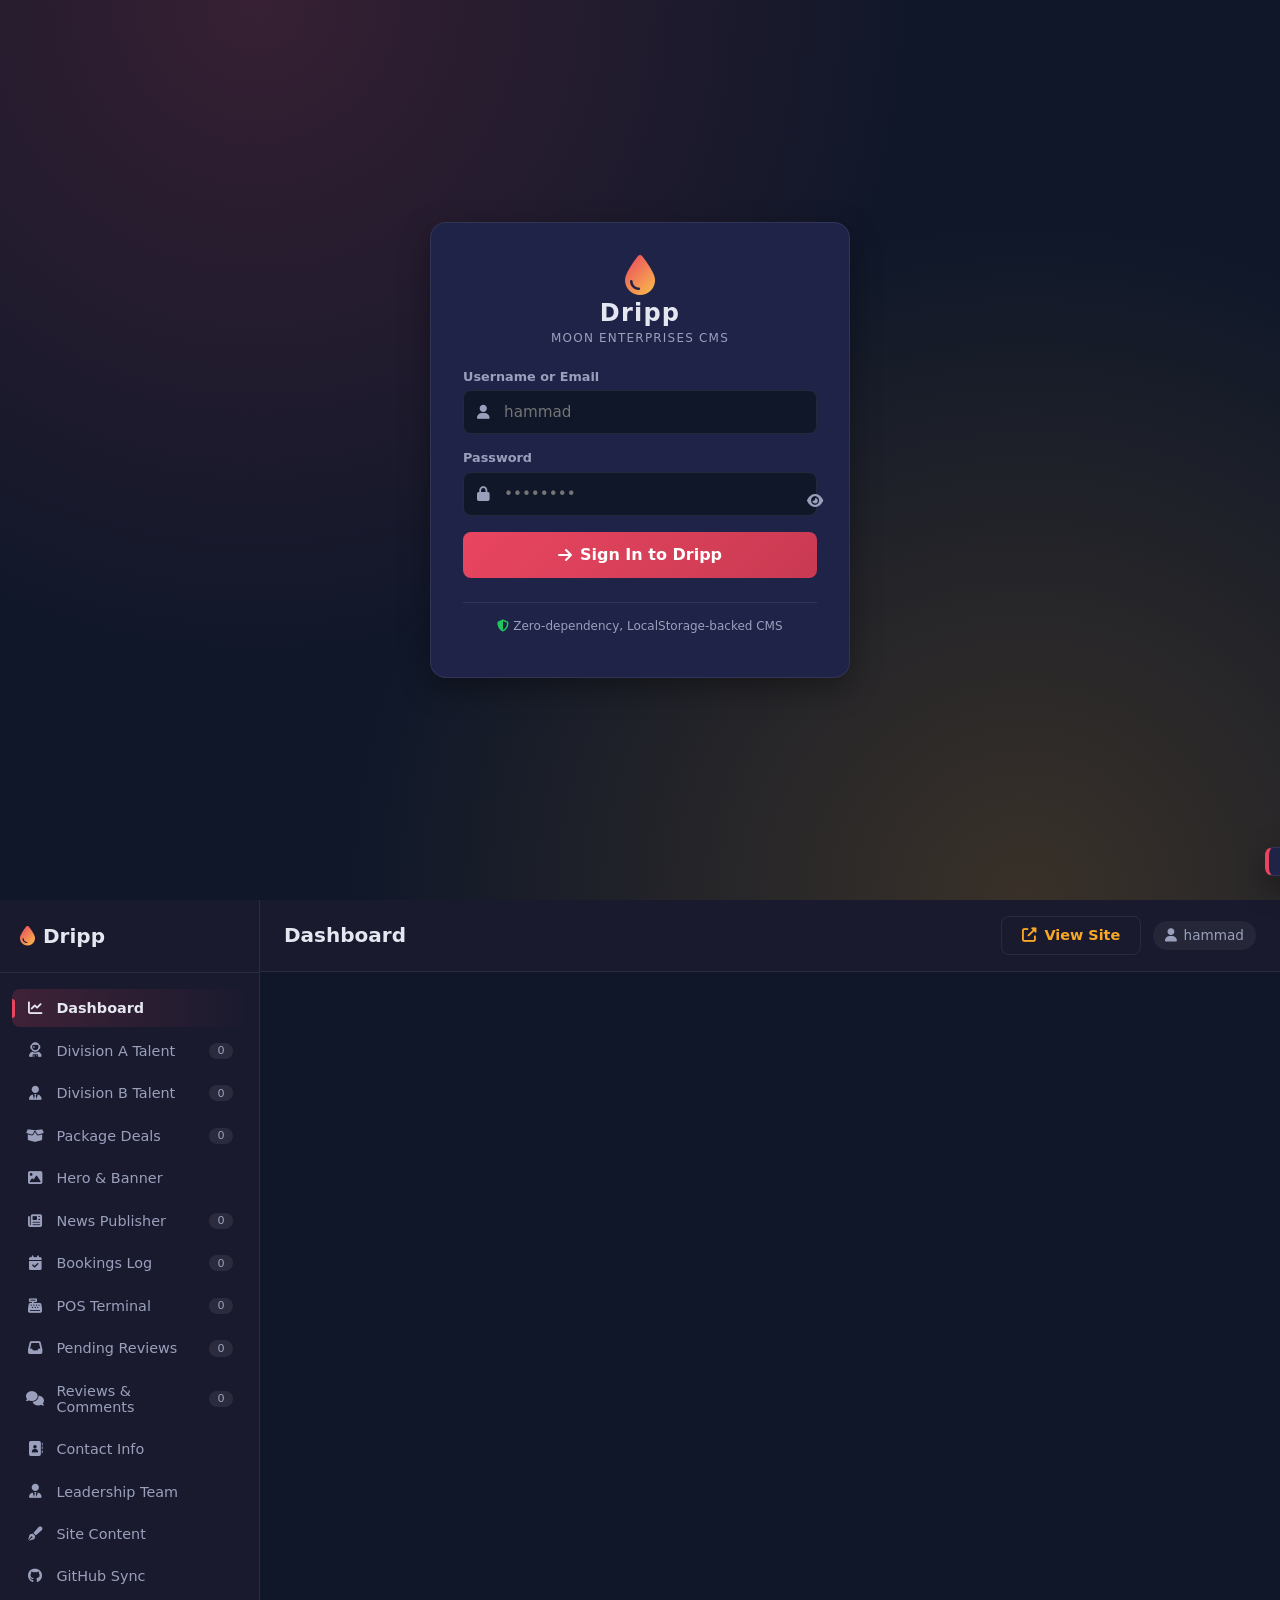
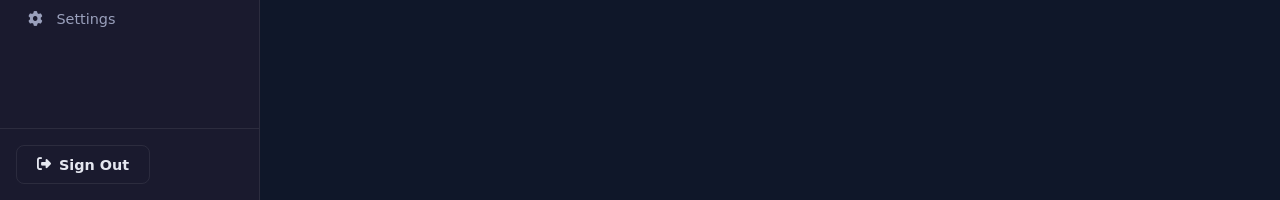
<file: admin.html>
<!DOCTYPE html>
<html lang="en" dir="ltr">
<head>
  <meta charset="UTF-8">
  <meta name="viewport" content="width=device-width, initial-scale=1.0">
  <meta name="robots" content="noindex, nofollow">
  <title>Dripp CMS — Moon Enterprises</title>
  <link rel="icon" type="image/jpeg" href="assets/images/moon manager.jpeg">
  <link rel="stylesheet" href="https://cdnjs.cloudflare.com/ajax/libs/font-awesome/6.5.1/css/all.min.css">
  <link rel="stylesheet" href="admin.css">
</head>
<body class="dripp-body">

  <!-- LOGIN VIEW -->
  <div class="dripp-login" id="loginView">
    <div class="dripp-login-card">
      <div class="dripp-login-brand">
        <i class="fas fa-droplet"></i>
        <span>Dripp</span>
        <small>Moon Enterprises CMS</small>
      </div>
      <form class="dripp-login-form" id="loginForm" novalidate>
        <label class="dripp-field">
          <span>Username or Email</span>
          <div class="dripp-input-wrap">
            <i class="fas fa-user"></i>
            <input type="text" name="user" id="loginUser" required autocomplete="username" placeholder="hammad">
          </div>
        </label>
        <label class="dripp-field">
          <span>Password</span>
          <div class="dripp-input-wrap">
            <i class="fas fa-lock"></i>
            <input type="password" name="pass" id="loginPass" required autocomplete="current-password" placeholder="••••••••">
            <button type="button" class="dripp-eye" id="togglePass" aria-label="Show password">
              <i class="fas fa-eye"></i>
            </button>
          </div>
        </label>
        <button type="submit" class="dripp-btn dripp-btn-primary dripp-btn-block">
          <i class="fas fa-arrow-right"></i> Sign In to Dripp
        </button>
        <p class="dripp-login-error" id="loginError" role="alert"></p>
      </form>
      <p class="dripp-login-foot">
        <i class="fas fa-shield-halved"></i> Zero-dependency, LocalStorage-backed CMS
      </p>
    </div>
  </div>

  <!-- DASHBOARD VIEW -->
  <div class="dripp-app" id="dashboardView" hidden>
    <aside class="dripp-sidebar">
      <div class="dripp-sidebar-brand">
        <i class="fas fa-droplet"></i>
        <span>Dripp</span>
      </div>
      <nav class="dripp-nav">
        <button class="dripp-nav-btn active" data-section="dashboard">
          <i class="fas fa-chart-line"></i><span>Dashboard</span>
        </button>
        <button class="dripp-nav-btn" data-section="talent-a">
          <i class="fas fa-user-astronaut"></i><span>Division A Talent</span>
          <em class="dripp-count" id="countA">0</em>
        </button>
        <button class="dripp-nav-btn" data-section="talent-b">
          <i class="fas fa-user-tie"></i><span>Division B Talent</span>
          <em class="dripp-count" id="countB">0</em>
        </button>
        <button class="dripp-nav-btn" data-section="packages">
          <i class="fas fa-box-open"></i><span>Package Deals</span>
          <em class="dripp-count" id="countP">0</em>
        </button>
        <button class="dripp-nav-btn" data-section="hero">
          <i class="fas fa-image"></i><span>Hero & Banner</span>
        </button>
        <button class="dripp-nav-btn" data-section="news">
          <i class="fas fa-newspaper"></i><span>News Publisher</span>
          <em class="dripp-count" id="countN">0</em>
        </button>
        <button class="dripp-nav-btn" data-section="bookings">
          <i class="fas fa-calendar-check"></i><span>Bookings Log</span>
          <em class="dripp-count" id="countBk">0</em>
        </button>
        <button class="dripp-nav-btn" data-section="pos">
          <i class="fas fa-cash-register"></i><span>POS Terminal</span>
          <em class="dripp-count" id="countSales">0</em>
        </button>
        <button class="dripp-nav-btn" data-section="pending">
          <i class="fas fa-inbox"></i><span>Pending Reviews</span>
          <em class="dripp-count" id="countPending">0</em>
        </button>
        <button class="dripp-nav-btn" data-section="reviews-mgr">
          <i class="fas fa-comments"></i><span>Reviews &amp; Comments</span>
          <em class="dripp-count" id="countRv">0</em>
        </button>
        <button class="dripp-nav-btn" data-section="contact">
          <i class="fas fa-address-book"></i><span>Contact Info</span>
        </button>
        <button class="dripp-nav-btn" data-section="leadership">
          <i class="fas fa-user-tie"></i><span>Leadership Team</span>
        </button>
        <button class="dripp-nav-btn" data-section="site-content">
          <i class="fas fa-pen-fancy"></i><span>Site Content</span>
        </button>
        <button class="dripp-nav-btn" data-section="github-sync">
          <i class="fab fa-github"></i><span>GitHub Sync</span>
        </button>
        <button class="dripp-nav-btn" data-section="settings">
          <i class="fas fa-gear"></i><span>Settings</span>
        </button>
      </nav>
      <div class="dripp-sidebar-foot">
        <button class="dripp-btn dripp-btn-ghost" id="logoutBtn">
          <i class="fas fa-right-from-bracket"></i> Sign Out
        </button>
      </div>
    </aside>

    <main class="dripp-main">
      <header class="dripp-topbar">
        <button class="dripp-mobile-toggle" id="mobileToggle" aria-label="Menu">
          <i class="fas fa-bars"></i>
        </button>
        <h1 class="dripp-page-title" id="pageTitle">Dashboard</h1>
        <div class="dripp-topbar-actions">
          <a href="index.html" target="_blank" class="dripp-btn dripp-btn-ghost">
            <i class="fas fa-up-right-from-square"></i> View Site
          </a>
          <span class="dripp-user-chip">
            <i class="fas fa-user"></i> hammad
          </span>
        </div>
      </header>

      <div class="dripp-content" id="drippContent"></div>
    </main>
  </div>

  <!-- TOAST -->
  <div class="dripp-toast" id="drippToast" role="status" aria-live="polite"></div>

  <script src="admin.js"></script>
</body>
</html>
</file>
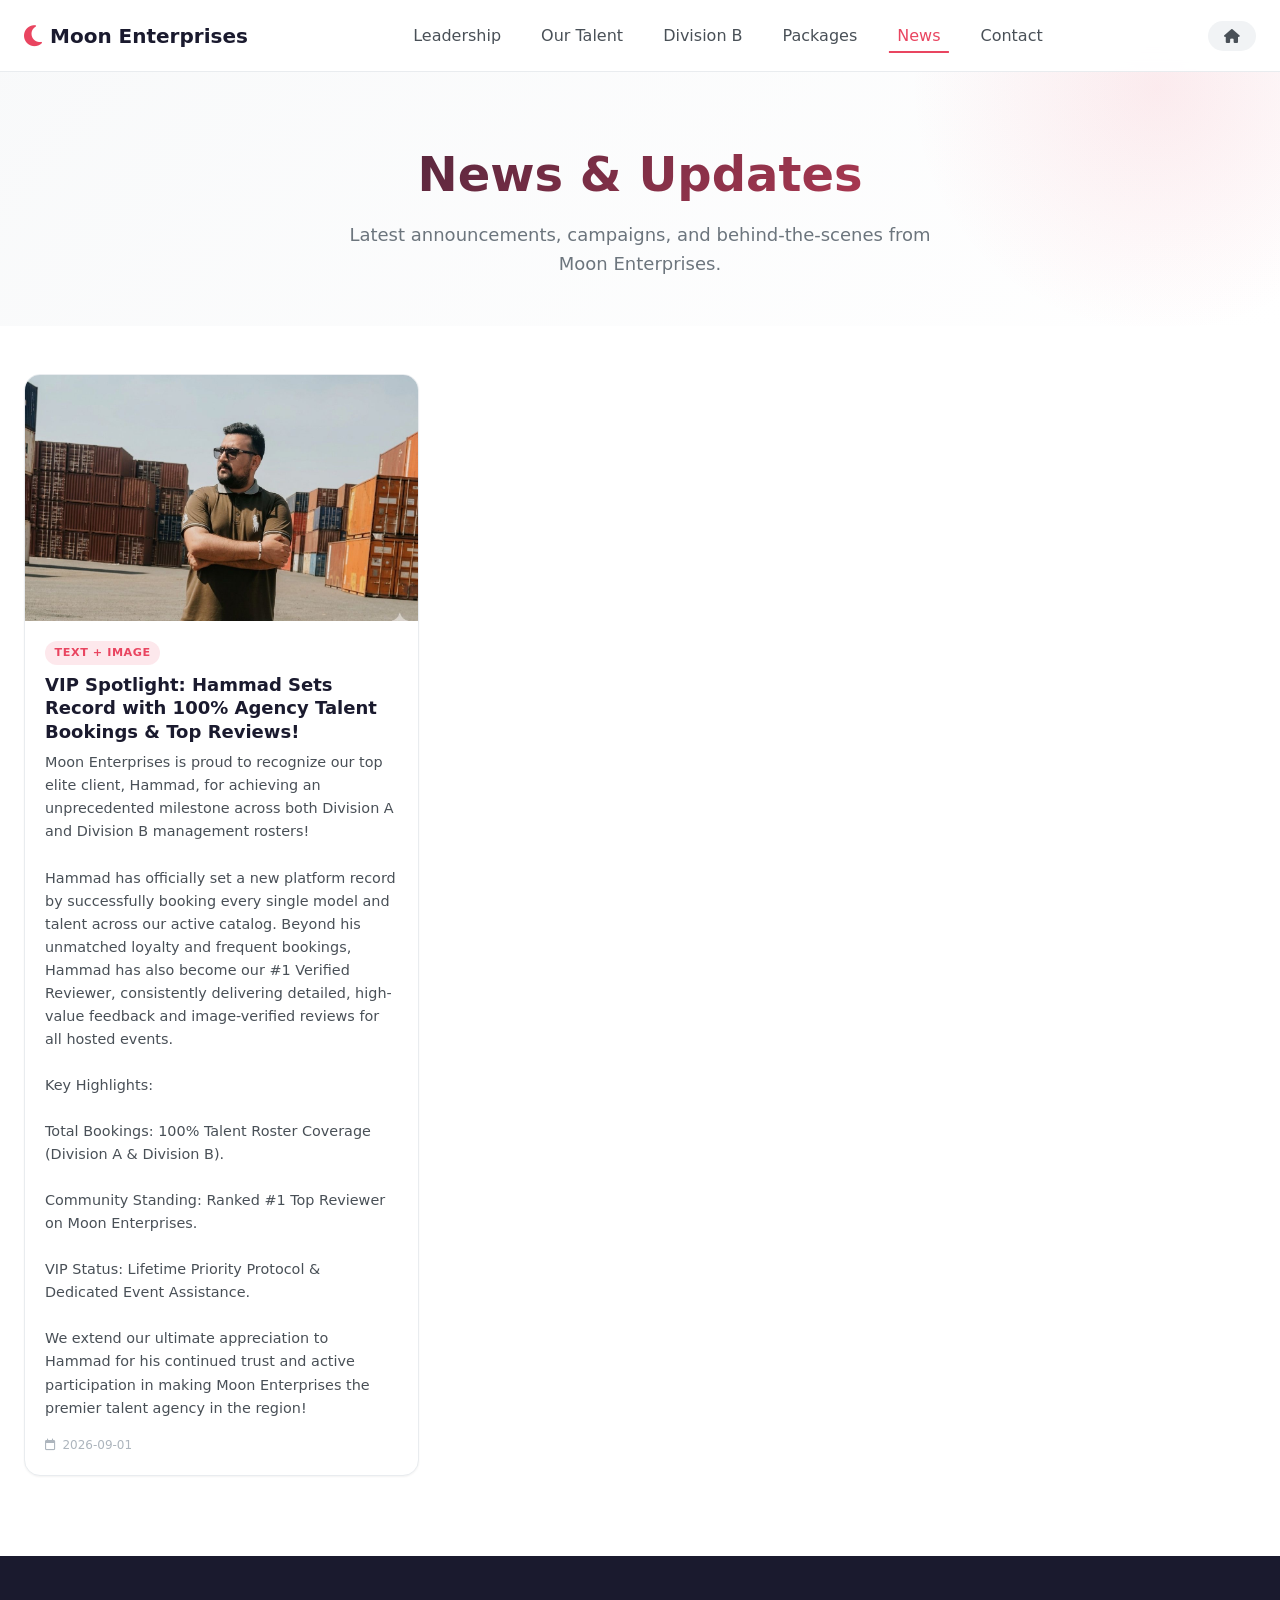
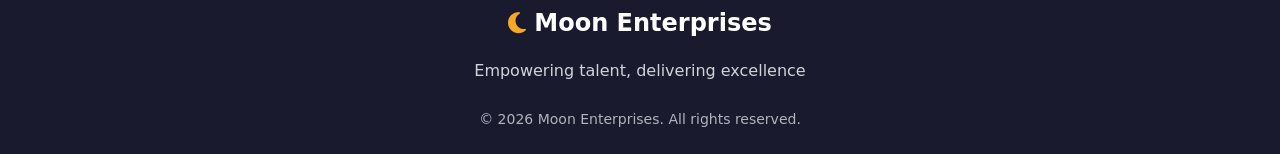
<file: news.html>
<!DOCTYPE html>
<html lang="en" dir="ltr">
<head>
  <meta charset="UTF-8">
  <meta name="viewport" content="width=device-width, initial-scale=1.0">
  <meta name="description" content="Moon Enterprises — News & Updates">
  <title>News & Updates | Moon Enterprises</title>
  <link rel="icon" type="image/jpeg" href="assets/images/moon manager.jpeg">
  <link rel="stylesheet" href="https://cdnjs.cloudflare.com/ajax/libs/font-awesome/6.5.1/css/all.min.css">
  <link rel="stylesheet" href="style.css">
  <link rel="stylesheet" href="news.css">
</head>
<body>
  <header class="header" id="header">
    <div class="container header-content">
      <a href="index.html" class="brand">
        <i class="fas fa-moon brand-icon"></i>
        <span class="brand-name">Moon Enterprises</span>
      </a>
      <nav class="nav" id="nav">
        <ul class="nav-list">
          <li><a href="index.html#leadership" class="nav-link">Leadership</a></li>
          <li><a href="index.html#models" class="nav-link">Our Talent</a></li>
          <li><a href="index.html#division-b" class="nav-link">Division B</a></li>
          <li><a href="index.html#packages" class="nav-link">Packages</a></li>
          <li><a href="news.html" class="nav-link active">News</a></li>
          <li><a href="index.html#contact" class="nav-link">Contact</a></li>
        </ul>
      </nav>
      <div class="header-actions">
        <a href="index.html" class="lang-toggle" aria-label="Home">
          <i class="fas fa-house"></i>
        </a>
      </div>
    </div>
  </header>

  <main>
    <section class="news-hero">
      <div class="container">
        <h1 class="news-hero-title">News &amp; Updates</h1>
        <p class="news-hero-sub">Latest announcements, campaigns, and behind-the-scenes from Moon Enterprises.</p>
      </div>
    </section>

    <section class="news-feed" id="newsFeed">
      <div class="container">
        <div class="news-empty" id="newsEmpty">
          <i class="fas fa-newspaper"></i>
          <h2>No posts yet</h2>
          <p>Our team is preparing fresh stories. Check back soon.</p>
        </div>
        <div class="news-grid" id="newsGrid"></div>
      </div>
    </section>
  </main>

  <footer class="footer">
    <div class="container">
      <div class="footer-content">
        <div class="footer-brand">
          <i class="fas fa-moon"></i>
          <span>Moon Enterprises</span>
        </div>
        <p class="footer-tagline">Empowering talent, delivering excellence</p>
        <p class="footer-copyright">&copy; 2026 Moon Enterprises. All rights reserved.</p>
      </div>
    </div>
  </footer>

  <script src="news.js"></script>
</body>
</html>
</file>
<file: admin.css>
.dripp-body {
  --d-bg: #0f1729;
  --d-bg-2: #1a1a2e;
  --d-panel: #1f2347;
  --d-panel-2: #262a52;
  --d-border: rgba(255, 255, 255, 0.08);
  --d-text: #e5e7f0;
  --d-text-soft: #9aa0bc;
  --d-accent: #e94560;
  --d-accent-2: #f9a826;
  --d-gold: #fbbf4a;
  --d-success: #22c55e;
  --d-danger: #ef4444;
  --d-shadow: 0 10px 30px rgba(0, 0, 0, 0.35);
  --d-radius: 12px;
  --d-radius-sm: 8px;
  font-family: 'Segoe UI', system-ui, -apple-system, sans-serif;
  background: var(--d-bg);
  color: var(--d-text);
  margin: 0;
  min-height: 100vh;
}

.dripp-body * { box-sizing: border-box; }

.dripp-body a { color: var(--d-accent-2); text-decoration: none; }
.dripp-body button { font-family: inherit; cursor: pointer; }

/* LOGIN */
.dripp-login {
  min-height: 100vh;
  display: flex;
  align-items: center;
  justify-content: center;
  padding: 1.5rem;
  background: radial-gradient(circle at 20% 0%, rgba(233, 69, 96, 0.18), transparent 50%),
              radial-gradient(circle at 80% 100%, rgba(249, 168, 38, 0.18), transparent 50%),
              var(--d-bg);
}
.dripp-login-card {
  width: 100%;
  max-width: 420px;
  background: var(--d-panel);
  border: 1px solid var(--d-border);
  border-radius: 16px;
  padding: 2rem;
  box-shadow: var(--d-shadow);
}
.dripp-login-brand {
  text-align: center;
  margin-bottom: 1.5rem;
}
.dripp-login-brand i {
  font-size: 2.5rem;
  color: var(--d-accent);
  background: linear-gradient(135deg, var(--d-accent), var(--d-gold));
  -webkit-background-clip: text;
  -webkit-text-fill-color: transparent;
  background-clip: text;
}
.dripp-login-brand span {
  display: block;
  font-size: 1.5rem;
  font-weight: 800;
  letter-spacing: 0.05em;
  margin-top: 0.25rem;
}
.dripp-login-brand small {
  display: block;
  color: var(--d-text-soft);
  font-size: 0.75rem;
  margin-top: 0.25rem;
  text-transform: uppercase;
  letter-spacing: 0.1em;
}
.dripp-field {
  display: block;
  margin-bottom: 1rem;
}
.dripp-field > span {
  display: block;
  font-size: 0.8rem;
  color: var(--d-text-soft);
  font-weight: 600;
  margin-bottom: 0.4rem;
}
.dripp-input-wrap {
  position: relative;
  display: flex;
  align-items: center;
}
.dripp-input-wrap i {
  position: absolute;
  left: 0.9rem;
  color: var(--d-text-soft);
  font-size: 0.9rem;
}
.dripp-input-wrap input,
.dripp-input-wrap textarea,
.dripp-input-wrap select {
  width: 100%;
  padding: 0.75rem 1rem 0.75rem 2.5rem;
  background: var(--d-bg);
  border: 1px solid var(--d-border);
  border-radius: var(--d-radius-sm);
  color: var(--d-text);
  font-size: 0.95rem;
  font-family: inherit;
  transition: border-color 0.2s;
}
.dripp-input-wrap input:focus,
.dripp-input-wrap textarea:focus,
.dripp-input-wrap select:focus {
  outline: none;
  border-color: var(--d-accent);
}
.dripp-input-wrap textarea { min-height: 90px; resize: vertical; }
.dripp-input-wrap select { padding-left: 1rem; cursor: pointer; }
.dripp-eye {
  position: absolute;
  right: 0.5rem;
  background: transparent;
  border: 0;
  color: var(--d-text-soft);
  padding: 0.5rem;
  border-radius: 6px;
}
.dripp-eye:hover { color: var(--d-text); background: rgba(255, 255, 255, 0.05); }

.dripp-btn {
  display: inline-flex;
  align-items: center;
  justify-content: center;
  gap: 0.5rem;
  padding: 0.65rem 1.25rem;
  border: 1px solid var(--d-border);
  border-radius: var(--d-radius-sm);
  background: var(--d-panel-2);
  color: var(--d-text);
  font-size: 0.9rem;
  font-weight: 600;
  transition: all 0.2s;
}
.dripp-btn:hover { background: rgba(255, 255, 255, 0.06); transform: translateY(-1px); }
.dripp-btn-primary {
  background: linear-gradient(135deg, var(--d-accent), #c93a52);
  border: 0;
  color: #fff;
}
.dripp-btn-primary:hover { box-shadow: 0 8px 18px rgba(233, 69, 96, 0.35); }
.dripp-btn-gold {
  background: linear-gradient(135deg, var(--d-accent-2), #d68a14);
  border: 0;
  color: var(--d-bg);
}
.dripp-btn-danger {
  background: rgba(239, 68, 68, 0.15);
  border-color: rgba(239, 68, 68, 0.4);
  color: #fca5a5;
}
.dripp-btn-danger:hover { background: rgba(239, 68, 68, 0.25); }
.dripp-btn-ghost {
  background: transparent;
  border-color: var(--d-border);
}
.dripp-btn-block { width: 100%; padding: 0.85rem; font-size: 1rem; }
.dripp-btn-sm { padding: 0.4rem 0.75rem; font-size: 0.8rem; }
.dripp-btn:disabled { opacity: 0.5; cursor: not-allowed; }

.dripp-login-error {
  margin-top: 1rem;
  padding: 0.6rem 0.8rem;
  background: rgba(239, 68, 68, 0.12);
  border: 1px solid rgba(239, 68, 68, 0.35);
  border-radius: var(--d-radius-sm);
  color: #fca5a5;
  font-size: 0.85rem;
  display: none;
}
.dripp-login-error.visible { display: block; }
.dripp-login-foot {
  margin-top: 1.5rem;
  padding-top: 1rem;
  border-top: 1px solid var(--d-border);
  text-align: center;
  font-size: 0.75rem;
  color: var(--d-text-soft);
}
.dripp-login-foot i { color: var(--d-success); }

/* DASHBOARD LAYOUT */
.dripp-app {
  display: grid;
  grid-template-columns: 260px 1fr;
  min-height: 100vh;
}
.dripp-sidebar {
  background: var(--d-bg-2);
  border-right: 1px solid var(--d-border);
  display: flex;
  flex-direction: column;
  position: sticky;
  top: 0;
  height: 100vh;
  overflow-y: auto;
}
.dripp-sidebar-brand {
  display: flex;
  align-items: center;
  gap: 0.5rem;
  padding: 1.5rem 1.25rem;
  font-size: 1.25rem;
  font-weight: 800;
  border-bottom: 1px solid var(--d-border);
}
.dripp-sidebar-brand i {
  color: var(--d-accent);
  background: linear-gradient(135deg, var(--d-accent), var(--d-gold));
  -webkit-background-clip: text;
  -webkit-text-fill-color: transparent;
  background-clip: text;
}
.dripp-nav {
  flex: 1;
  padding: 1rem 0.75rem;
  display: flex;
  flex-direction: column;
  gap: 0.25rem;
}
.dripp-nav-btn {
  display: flex;
  align-items: center;
  gap: 0.75rem;
  padding: 0.7rem 0.9rem;
  background: transparent;
  border: 0;
  border-radius: var(--d-radius-sm);
  color: var(--d-text-soft);
  font-size: 0.9rem;
  font-weight: 500;
  text-align: left;
  transition: all 0.15s;
  position: relative;
}
.dripp-nav-btn i { width: 18px; text-align: center; }
.dripp-nav-btn span { flex: 1; }
.dripp-nav-btn:hover { background: rgba(255, 255, 255, 0.05); color: var(--d-text); }
.dripp-nav-btn.active {
  background: linear-gradient(90deg, rgba(233, 69, 96, 0.18), transparent);
  color: var(--d-text);
  font-weight: 600;
}
.dripp-nav-btn.active::before {
  content: '';
  position: absolute;
  left: 0;
  top: 25%;
  bottom: 25%;
  width: 3px;
  background: var(--d-accent);
  border-radius: 0 3px 3px 0;
}
.dripp-count {
  font-style: normal;
  font-size: 0.7rem;
  background: rgba(255, 255, 255, 0.08);
  padding: 0.1rem 0.5rem;
  border-radius: 10px;
  color: var(--d-text-soft);
}
.dripp-nav-btn.active .dripp-count { background: var(--d-accent); color: #fff; }
.dripp-sidebar-foot {
  padding: 1rem;
  border-top: 1px solid var(--d-border);
}

.dripp-main {
  display: flex;
  flex-direction: column;
  min-width: 0;
}
.dripp-topbar {
  display: flex;
  align-items: center;
  gap: 1rem;
  padding: 1rem 1.5rem;
  background: var(--d-bg-2);
  border-bottom: 1px solid var(--d-border);
  position: sticky;
  top: 0;
  z-index: 10;
}
.dripp-mobile-toggle {
  display: none;
  background: transparent;
  border: 0;
  color: var(--d-text);
  font-size: 1.25rem;
  padding: 0.5rem;
}
.dripp-page-title {
  font-size: 1.25rem;
  font-weight: 700;
  margin: 0;
  flex: 1;
}
.dripp-topbar-actions {
  display: flex;
  align-items: center;
  gap: 0.75rem;
}
.dripp-user-chip {
  display: inline-flex;
  align-items: center;
  gap: 0.4rem;
  padding: 0.4rem 0.75rem;
  background: rgba(255, 255, 255, 0.05);
  border-radius: 20px;
  font-size: 0.85rem;
  color: var(--d-text-soft);
}
.dripp-content {
  padding: 1.5rem;
  flex: 1;
  overflow-y: auto;
}

/* STATS */
.dripp-stats {
  display: grid;
  grid-template-columns: repeat(auto-fit, minmax(220px, 1fr));
  gap: 1rem;
  margin-bottom: 1.5rem;
}
.dripp-stat {
  background: var(--d-panel);
  border: 1px solid var(--d-border);
  border-radius: var(--d-radius);
  padding: 1.25rem;
  display: flex;
  align-items: center;
  gap: 1rem;
  transition: transform 0.2s;
}
.dripp-stat:hover { transform: translateY(-2px); }
.dripp-stat i {
  font-size: 1.5rem;
  width: 48px;
  height: 48px;
  display: flex;
  align-items: center;
  justify-content: center;
  border-radius: 12px;
  background: rgba(233, 69, 96, 0.15);
  color: var(--d-accent);
}
.dripp-stat.gold i { background: rgba(249, 168, 38, 0.15); color: var(--d-gold); }
.dripp-stat.green i { background: rgba(34, 197, 94, 0.15); color: var(--d-success); }
.dripp-stat.blue i { background: rgba(59, 130, 246, 0.15); color: #60a5fa; }
.dripp-stat-value {
  font-size: 1.75rem;
  font-weight: 800;
  line-height: 1;
}
.dripp-stat-label {
  font-size: 0.8rem;
  color: var(--d-text-soft);
  text-transform: uppercase;
  letter-spacing: 0.05em;
  margin-top: 0.25rem;
}

/* CARD / PANEL */
.dripp-panel {
  background: var(--d-panel);
  border: 1px solid var(--d-border);
  border-radius: var(--d-radius);
  padding: 1.5rem;
  margin-bottom: 1.5rem;
}
.dripp-panel-header {
  display: flex;
  align-items: center;
  justify-content: space-between;
  margin-bottom: 1.25rem;
  flex-wrap: wrap;
  gap: 1rem;
}
.dripp-panel-title {
  font-size: 1.05rem;
  font-weight: 700;
  margin: 0;
  display: flex;
  align-items: center;
  gap: 0.5rem;
}
.dripp-panel-title i { color: var(--d-accent); }
.dripp-panel-actions { display: flex; gap: 0.5rem; flex-wrap: wrap; }

/* TABLE */
.dripp-table-wrap { overflow-x: auto; }
.dripp-table {
  width: 100%;
  border-collapse: collapse;
  font-size: 0.9rem;
}
.dripp-table th,
.dripp-table td {
  padding: 0.75rem 0.9rem;
  text-align: left;
  border-bottom: 1px solid var(--d-border);
}
.dripp-table th {
  font-size: 0.75rem;
  text-transform: uppercase;
  letter-spacing: 0.05em;
  color: var(--d-text-soft);
  font-weight: 700;
  background: rgba(255, 255, 255, 0.02);
}
.dripp-table tbody tr:hover { background: rgba(255, 255, 255, 0.03); }
.dripp-table img {
  width: 44px;
  height: 44px;
  border-radius: 50%;
  object-fit: cover;
  background: var(--d-bg-2);
}
.dripp-actions-cell { white-space: nowrap; }
.dripp-actions-cell .dripp-btn { margin-right: 0.25rem; }

.dripp-empty {
  text-align: center;
  padding: 3rem 1rem;
  color: var(--d-text-soft);
}
.dripp-empty i { font-size: 2.5rem; opacity: 0.4; margin-bottom: 0.5rem; }

/* MODAL */
.dripp-modal {
  position: fixed;
  inset: 0;
  background: rgba(0, 0, 0, 0.7);
  backdrop-filter: blur(4px);
  display: none;
  align-items: center;
  justify-content: center;
  z-index: 1000;
  padding: 1rem;
}
.dripp-modal.open { display: flex; }
.dripp-modal-card {
  background: var(--d-panel);
  border: 1px solid var(--d-border);
  border-radius: 16px;
  width: 100%;
  max-width: 720px;
  max-height: 90vh;
  overflow-y: auto;
  box-shadow: var(--d-shadow);
}
.dripp-modal-head {
  display: flex;
  align-items: center;
  justify-content: space-between;
  padding: 1.25rem 1.5rem;
  border-bottom: 1px solid var(--d-border);
  position: sticky;
  top: 0;
  background: var(--d-panel);
}
.dripp-modal-head h2 { margin: 0; font-size: 1.15rem; }
.dripp-modal-close {
  background: transparent;
  border: 0;
  color: var(--d-text-soft);
  font-size: 1.1rem;
  padding: 0.4rem;
  border-radius: 6px;
}
.dripp-modal-close:hover { color: var(--d-text); background: rgba(255, 255, 255, 0.05); }
.dripp-modal-body { padding: 1.5rem; }
.dripp-modal-foot {
  padding: 1rem 1.5rem;
  border-top: 1px solid var(--d-border);
  display: flex;
  gap: 0.5rem;
  justify-content: flex-end;
  position: sticky;
  bottom: 0;
  background: var(--d-panel);
}

/* FORM */
.dripp-form-grid {
  display: grid;
  grid-template-columns: repeat(auto-fit, minmax(220px, 1fr));
  gap: 1rem;
}
.dripp-form-full { grid-column: 1 / -1; }
.dripp-form-actions {
  display: flex;
  gap: 0.5rem;
  justify-content: flex-end;
  margin-top: 1.25rem;
  padding-top: 1.25rem;
  border-top: 1px solid var(--d-border);
}

/* IMAGE UPLOAD */
.dripp-upload {
  border: 2px dashed var(--d-border);
  border-radius: var(--d-radius-sm);
  padding: 1.5rem;
  text-align: center;
  cursor: pointer;
  transition: all 0.2s;
}
.dripp-upload:hover { border-color: var(--d-accent); background: rgba(233, 69, 96, 0.04); }
.dripp-upload i { font-size: 2rem; color: var(--d-text-soft); margin-bottom: 0.5rem; }
.dripp-upload p { margin: 0.25rem 0; color: var(--d-text-soft); font-size: 0.85rem; }
.dripp-upload input { display: none; }
.dripp-upload-preview {
  max-width: 200px;
  max-height: 200px;
  margin: 0.75rem auto 0;
  border-radius: var(--d-radius-sm);
  display: none;
}
.dripp-upload-preview.visible { display: block; }

/* TOAST */
.dripp-toast {
  position: fixed;
  bottom: 1.5rem;
  right: 1.5rem;
  padding: 0.85rem 1.25rem;
  background: var(--d-panel);
  border: 1px solid var(--d-border);
  border-left: 4px solid var(--d-accent);
  border-radius: var(--d-radius-sm);
  color: var(--d-text);
  font-size: 0.9rem;
  font-weight: 500;
  box-shadow: var(--d-shadow);
  transform: translateX(120%);
  transition: transform 0.3s;
  z-index: 2000;
  max-width: 360px;
}
.dripp-toast.visible { transform: translateX(0); }
.dripp-toast.success { border-left-color: var(--d-success); }
.dripp-toast.error { border-left-color: var(--d-danger); }
.dripp-toast.info { border-left-color: var(--d-gold); }

/* BADGES */
.dripp-badge {
  display: inline-block;
  padding: 0.2rem 0.55rem;
  font-size: 0.7rem;
  font-weight: 700;
  text-transform: uppercase;
  letter-spacing: 0.05em;
  border-radius: 4px;
  background: rgba(255, 255, 255, 0.08);
  color: var(--d-text-soft);
}
.dripp-badge.gold { background: rgba(249, 168, 38, 0.18); color: var(--d-gold); }
.dripp-badge.pink { background: rgba(233, 69, 96, 0.18); color: var(--d-accent); }
.dripp-badge.green { background: rgba(34, 197, 94, 0.18); color: var(--d-success); }
.dripp-badge.blue { background: rgba(59, 130, 246, 0.18); color: #60a5fa; }

/* CHECKBOX */
.dripp-check {
  display: inline-flex;
  align-items: center;
  gap: 0.5rem;
  font-size: 0.9rem;
  color: var(--d-text-soft);
  cursor: pointer;
}
.dripp-check input { width: 18px; height: 18px; accent-color: var(--d-accent); }

/* RADIO GROUP */
.dripp-radio-group {
  display: flex;
  flex-wrap: wrap;
  gap: 0.5rem;
  margin-bottom: 1rem;
}
.dripp-radio {
  flex: 1;
  min-width: 120px;
  padding: 0.75rem 1rem;
  background: var(--d-bg);
  border: 1px solid var(--d-border);
  border-radius: var(--d-radius-sm);
  text-align: center;
  cursor: pointer;
  font-size: 0.85rem;
  transition: all 0.15s;
}
.dripp-radio.active {
  background: rgba(233, 69, 96, 0.15);
  border-color: var(--d-accent);
  color: var(--d-text);
}
.dripp-radio i { display: block; font-size: 1.25rem; margin-bottom: 0.25rem; color: var(--d-accent); }

/* Inline form controls */
.dripp-input {
  padding: 0.45rem 0.6rem;
  background: var(--d-bg);
  border: 1px solid var(--d-border);
  border-radius: 6px;
  color: var(--d-text);
  font-size: 0.85rem;
  font-family: inherit;
}
.dripp-input:focus { outline: none; border-color: var(--d-accent); }

.dripp-panel-actions input[type="text"] {
  padding: 0.5rem 0.75rem;
  background: var(--d-bg);
  border: 1px solid var(--d-border);
  border-radius: 6px;
  color: var(--d-text);
  font-size: 0.85rem;
  font-family: inherit;
}
.dripp-panel-actions input[type="text"]:focus { outline: none; border-color: var(--d-accent); }

/* MOBILE */
@media (max-width: 900px) {
  .dripp-app { grid-template-columns: 1fr; }
  .dripp-sidebar {
    position: fixed;
    left: 0;
    top: 0;
    z-index: 100;
    width: 260px;
    transform: translateX(-100%);
    transition: transform 0.3s;
  }
  .dripp-sidebar.open { transform: translateX(0); }
  .dripp-mobile-toggle { display: inline-flex; }
  .dripp-content { padding: 1rem; }
  .dripp-topbar { padding: 0.75rem 1rem; }
  .dripp-user-chip { display: none; }
}

@media (max-width: 600px) {
  .dripp-stats { grid-template-columns: 1fr 1fr; }
  .dripp-stat-value { font-size: 1.35rem; }
  .dripp-form-grid { grid-template-columns: 1fr; }
  .dripp-radio-group { flex-direction: column; }
}

@media (prefers-reduced-motion: reduce) {
  .dripp-body * { transition-duration: 0.01ms !important; }
}

/* === IMAGE LIBRARY GRID === */
.dripp-image-grid {
  display: grid;
  grid-template-columns: repeat(auto-fill, minmax(140px, 1fr));
  gap: 0.75rem;
}
.dripp-image-cell {
  background: var(--d-panel-2);
  border: 1px solid var(--d-border);
  border-radius: 8px;
  padding: 0.5rem;
  cursor: pointer;
  transition: all 0.15s ease;
  display: flex;
  flex-direction: column;
  gap: 0.4rem;
  text-align: center;
}
.dripp-image-cell:hover {
  border-color: var(--d-accent);
  transform: translateY(-2px);
  box-shadow: 0 6px 16px rgba(233, 69, 96, 0.2);
}
.dripp-image-cell img {
  width: 100%;
  height: 90px;
  object-fit: cover;
  border-radius: 4px;
  background: var(--d-bg);
}
.dripp-image-name {
  font-size: 0.7rem;
  color: var(--d-text-soft);
  word-break: break-all;
  line-height: 1.2;
}
.dripp-image-actions {
  display: flex;
  gap: 0.25rem;
  justify-content: center;
}
.dripp-input-xs { padding: 0.2rem 0.3rem; font-size: 0.7rem; }
.dripp-image-cell .dripp-btn { padding: 0.2rem 0.5rem; font-size: 0.7rem; }
</file>
<file: style.css>
:root {
  --color-primary: #1a1a2e;
  --color-primary-light: #16213e;
  --color-accent: #e94560;
  --color-accent-hover: #d63650;
  --color-gold: #f9a826;
  --color-gold-light: #fbbf4a;
  --color-white: #ffffff;
  --color-gray-50: #f8f9fa;
  --color-gray-100: #f1f3f5;
  --color-gray-200: #e9ecef;
  --color-gray-300: #dee2e6;
  --color-gray-400: #ced4da;
  --color-gray-500: #adb5bd;
  --color-gray-600: #6c757d;
  --color-gray-700: #495057;
  --color-gray-800: #343a40;
  --color-gray-900: #212529;
  --color-success: #28a745;
  --color-whatsapp: #25d366;
  --color-whatsapp-hover: #1ebd5a;
  
  --font-primary: 'Segoe UI', system-ui, -apple-system, sans-serif;
  --font-urdu: 'Noto Nastaliq Urdu', 'Noto Sans Arabic', 'Jameel Noori Nastaleeq', 'Awami Nastaliq', system-ui, sans-serif;
  
  --shadow-sm: 0 1px 2px rgba(0, 0, 0, 0.05);
  --shadow-md: 0 4px 6px -1px rgba(0, 0, 0, 0.1), 0 2px 4px -1px rgba(0, 0, 0, 0.06);
  --shadow-lg: 0 10px 15px -3px rgba(0, 0, 0, 0.1), 0 4px 6px -2px rgba(0, 0, 0, 0.05);
  --shadow-xl: 0 20px 25px -5px rgba(0, 0, 0, 0.1), 0 10px 10px -5px rgba(0, 0, 0, 0.04);
  
  --radius-sm: 4px;
  --radius-md: 8px;
  --radius-lg: 12px;
  --radius-xl: 16px;
  --radius-full: 9999px;
  
  --transition-fast: 150ms ease;
  --transition-normal: 250ms ease;
  --transition-slow: 350ms ease;
  
  --container-max: 1280px;
  --header-height: 72px;
}

*, *::before, *::after {
  box-sizing: border-box;
  margin: 0;
  padding: 0;
}

html {
  scroll-behavior: smooth;
  font-size: 16px;
}

html[dir="rtl"] {
  font-family: var(--font-urdu);
}

body {
  font-family: var(--font-primary);
  background-color: var(--color-white);
  color: var(--color-gray-900);
  line-height: 1.6;
  -webkit-font-smoothing: antialiased;
  -moz-osx-font-smoothing: grayscale;
}

img {
  max-width: 100%;
  height: auto;
  display: block;
}

a {
  color: inherit;
  text-decoration: none;
}

ul {
  list-style: none;
}

button {
  font-family: inherit;
  cursor: pointer;
  border: none;
  background: none;
}

.container {
  width: 100%;
  max-width: var(--container-max);
  margin: 0 auto;
  padding: 0 1.5rem;
}

.section-header {
  text-align: center;
  margin-bottom: 3rem;
}

.section-title {
  font-size: clamp(1.75rem, 4vw, 2.5rem);
  font-weight: 700;
  color: var(--color-primary);
  margin-bottom: 0.5rem;
  position: relative;
  display: inline-block;
}

.section-title::after {
  content: '';
  position: absolute;
  bottom: -8px;
  left: 50%;
  transform: translateX(-50%);
  width: 60px;
  height: 3px;
  background: linear-gradient(90deg, var(--color-accent), var(--color-gold));
  border-radius: var(--radius-full);
}

html[dir="rtl"] .section-title::after {
  left: auto;
  right: 50%;
  transform: translateX(50%);
}

.section-subtitle {
  font-size: 1.125rem;
  color: var(--color-gray-600);
  max-width: 600px;
  margin: 0 auto;
}

.btn {
  display: inline-flex;
  align-items: center;
  justify-content: center;
  gap: 0.5rem;
  padding: 0.875rem 2rem;
  font-size: 1rem;
  font-weight: 600;
  border-radius: var(--radius-md);
  transition: all var(--transition-normal);
  white-space: nowrap;
}

.btn-primary {
  background: linear-gradient(135deg, var(--color-accent), var(--color-primary));
  color: var(--color-white);
  box-shadow: var(--shadow-md);
}

.btn-primary:hover {
  transform: translateY(-2px);
  box-shadow: var(--shadow-lg);
}

.btn-whatsapp {
  background: var(--color-whatsapp);
  color: var(--color-white);
  box-shadow: var(--shadow-md);
}

.btn-whatsapp:hover {
  background: var(--color-whatsapp-hover);
  transform: translateY(-2px);
  box-shadow: var(--shadow-lg);
}

.btn-ghost {
  background: var(--color-gray-100);
  color: var(--color-gray-700);
  box-shadow: none;
}

.btn-ghost:hover {
  background: var(--color-gray-200);
  transform: translateY(-2px);
  box-shadow: var(--shadow-sm);
}

.header {
  position: fixed;
  top: 0;
  left: 0;
  right: 0;
  height: var(--header-height);
  background: rgba(255, 255, 255, 0.95);
  backdrop-filter: blur(10px);
  border-bottom: 1px solid var(--color-gray-200);
  z-index: 1000;
  transition: all var(--transition-normal);
}

.header.scrolled {
  box-shadow: var(--shadow-md);
}

.header-content {
  display: flex;
  align-items: center;
  justify-content: space-between;
  height: 100%;
}

.brand {
  display: flex;
  align-items: center;
  gap: 0.5rem;
  font-weight: 700;
  font-size: 1.25rem;
  color: var(--color-primary);
}

.brand-icon {
  font-size: 1.5rem;
  color: var(--color-accent);
}

.nav-list {
  display: flex;
  align-items: center;
  gap: 0.5rem;
}

.nav-link {
  padding: 0.5rem 1rem;
  font-weight: 500;
  color: var(--color-gray-700);
  border-radius: var(--radius-md);
  transition: all var(--transition-fast);
  position: relative;
}

.nav-link::after {
  content: '';
  position: absolute;
  bottom: 0;
  left: 50%;
  width: 0;
  height: 2px;
  background: var(--color-accent);
  transition: all var(--transition-normal);
  transform: translateX(-50%);
}

.nav-link:hover,
.nav-link.active {
  color: var(--color-accent);
}

.nav-link:hover::after,
.nav-link.active::after {
  width: 80%;
}

.header-actions {
  display: flex;
  align-items: center;
  gap: 1rem;
}

.lang-toggle {
  display: flex;
  align-items: center;
  gap: 0.5rem;
  padding: 0.5rem 1rem;
  background: var(--color-gray-100);
  border-radius: var(--radius-full);
  font-weight: 600;
  font-size: 0.875rem;
  color: var(--color-gray-700);
  transition: all var(--transition-fast);
}

.lang-toggle:hover {
  background: var(--color-gray-200);
}

.lang-toggle:focus-visible {
  outline: 2px solid var(--color-accent);
  outline-offset: 2px;
}

.lang-icon {
  font-size: 0.75rem;
  transition: transform var(--transition-normal);
}

.lang-toggle.active .lang-icon {
  transform: rotate(180deg);
}

.mobile-menu-btn {
  display: none;
  padding: 0.5rem;
  border-radius: var(--radius-md);
  color: var(--color-gray-700);
}

.mobile-menu-btn:hover {
  background: var(--color-gray-100);
}

.hero {
  min-height: 100vh;
  display: flex;
  align-items: center;
  justify-content: center;
  padding-top: var(--header-height);
  background: linear-gradient(135deg, var(--color-gray-50) 0%, var(--color-white) 100%);
  position: relative;
  overflow: hidden;
}

.hero-container {
  display: grid;
  grid-template-columns: 1fr 1fr;
  align-items: center;
  gap: 3rem;
  position: relative;
  z-index: 1;
  padding-top: 2rem;
  padding-bottom: 2rem;
}

.hero-content {
  text-align: left;
  position: relative;
  z-index: 1;
  max-width: 600px;
  padding: 0;
  margin: 0;
  animation: none;
}

.hero-image-wrapper {
  position: relative;
  display: flex;
  align-items: center;
  justify-content: center;
}

.hero-image {
  width: 100%;
  max-width: 560px;
  height: auto;
  aspect-ratio: 4 / 5;
  object-fit: cover;
  border-radius: var(--radius-xl);
  border: 3px solid var(--color-accent);
  box-shadow: var(--shadow-xl);
  transition: transform var(--transition-slow), box-shadow var(--transition-slow);
}

.hero-image:hover {
  transform: translateY(-4px);
  box-shadow: 0 30px 40px -10px rgba(233, 69, 96, 0.35);
}

html[dir="rtl"] .hero-content {
  text-align: right;
}

html[dir="rtl"] .hero-container {
  direction: rtl;
}

.hero::before {
  content: '';
  position: absolute;
  top: -50%;
  right: -10%;
  width: 600px;
  height: 600px;
  background: radial-gradient(circle, rgba(233, 69, 96, 0.1) 0%, transparent 70%);
  border-radius: 50%;
  pointer-events: none;
}

.hero::after {
  content: '';
  position: absolute;
  bottom: -30%;
  left: -10%;
  width: 500px;
  height: 500px;
  background: radial-gradient(circle, rgba(249, 168, 38, 0.1) 0%, transparent 70%);
  border-radius: 50%;
  pointer-events: none;
}

.hero-title {
  font-size: clamp(2.5rem, 6vw, 4rem);
  font-weight: 800;
  color: var(--color-primary);
  line-height: 1.1;
  margin-bottom: 1rem;
  background: linear-gradient(135deg, var(--color-primary), var(--color-accent));
  -webkit-background-clip: text;
  -webkit-text-fill-color: transparent;
  background-clip: text;
}

.hero-subtitle {
  font-size: clamp(1.125rem, 2.5vw, 1.375rem);
  color: var(--color-gray-600);
  margin-bottom: 2rem;
  max-width: 600px;
  margin-left: 0;
  margin-right: 0;
}

html[dir="rtl"] .hero-subtitle {
  margin-left: 0;
  margin-right: auto;
}
  margin-right: auto;
}

.leadership {
  padding: 5rem 0;
  background: var(--color-white);
}

.leadership-grid {
  display: grid;
  grid-template-columns: repeat(auto-fit, minmax(320px, 1fr));
  gap: 2rem;
}

.leadership-card {
  background: var(--color-white);
  border-radius: var(--radius-xl);
  overflow: hidden;
  box-shadow: var(--shadow-md);
  border: 1px solid var(--color-gray-200);
  transition: all var(--transition-normal);
}

.leadership-card:hover {
  transform: translateY(-4px);
  box-shadow: var(--shadow-xl);
}

.leadership-card.ceo {
  border-top: 4px solid var(--color-gold);
}

.leadership-card.manager {
  border-top: 4px solid var(--color-accent);
}

.leadership-image {
  width: 100%;
  height: 300px;
  object-fit: cover;
}

.leadership-content {
  padding: 1.5rem;
}

.leadership-name {
  font-size: 1.25rem;
  font-weight: 700;
  color: var(--color-primary);
  margin-bottom: 0.25rem;
}

.leadership-title {
  font-size: 0.875rem;
  color: var(--color-accent);
  font-weight: 600;
  margin-bottom: 1rem;
  display: block;
}

.leadership-details {
  display: flex;
  flex-direction: column;
  gap: 0.5rem;
  margin-bottom: 1rem;
}

.leadership-detail {
  display: flex;
  align-items: center;
  gap: 0.5rem;
  font-size: 0.875rem;
  color: var(--color-gray-600);
}

.leadership-detail i {
  width: 20px;
  color: var(--color-gray-400);
}

.leadership-pricing {
  padding-top: 1rem;
  border-top: 1px solid var(--color-gray-200);
  font-size: 0.875rem;
  color: var(--color-gray-700);
  font-weight: 500;
}

.models {
  padding: 5rem 0;
  background: var(--color-gray-50);
}

.models-grid {
  display: grid;
  grid-template-columns: repeat(auto-fill, minmax(280px, 1fr));
  gap: 1.5rem;
}

.model-card {
  background: var(--color-white);
  border-radius: var(--radius-xl);
  overflow: hidden;
  box-shadow: var(--shadow-md);
  border: 1px solid var(--color-gray-200);
  transition: all var(--transition-normal);
  cursor: pointer;
}

.model-card:hover {
  transform: translateY(-6px);
  box-shadow: var(--shadow-xl);
}

.model-image-wrapper {
  position: relative;
  width: 100%;
  height: 320px;
  overflow: hidden;
}

.model-image {
  width: 100%;
  height: 100%;
  object-fit: cover;
  transition: transform var(--transition-slow);
}

.model-card:hover .model-image {
  transform: scale(1.05);
}

.model-overlay {
  position: absolute;
  inset: 0;
  background: linear-gradient(180deg, transparent 50%, rgba(0, 0, 0, 0.7) 100%);
  opacity: 0;
  transition: opacity var(--transition-normal);
  display: flex;
  align-items: flex-end;
  padding: 1.5rem;
}

.model-card:hover .model-overlay {
  opacity: 1;
}

.model-overlay-content {
  width: 100%;
  color: var(--color-white);
  transform: translateY(10px);
  transition: transform var(--transition-normal);
}

.model-card:hover .model-overlay-content {
  transform: translateY(0);
}

.model-overlay-name {
  font-size: 1.25rem;
  font-weight: 700;
  margin-bottom: 0.25rem;
}

.model-overlay-specialty {
  font-size: 0.875rem;
  opacity: 0.9;
  margin-bottom: 1rem;
}

.model-content {
  padding: 1.5rem;
}

.model-name {
  font-size: 1.125rem;
  font-weight: 700;
  color: var(--color-primary);
  margin-bottom: 0.25rem;
}

.model-specialty {
  font-size: 0.875rem;
  color: var(--color-gray-600);
  margin-bottom: 0.75rem;
  display: -webkit-box;
  -webkit-line-clamp: 2;
  -webkit-box-orient: vertical;
  overflow: hidden;
}

.model-pricing {
  font-size: 1rem;
  font-weight: 700;
  color: var(--color-accent);
  margin-bottom: 1rem;
}

.model-btn {
  width: 100%;
  padding: 0.75rem;
  font-size: 0.875rem;
  font-weight: 600;
}

.contact {
  padding: 5rem 0;
  background: var(--color-white);
}

.contact-card {
  display: grid;
  grid-template-columns: 1fr 1fr;
  gap: 3rem;
  align-items: start;
  max-width: 900px;
  margin: 0 auto;
  background: linear-gradient(135deg, var(--color-primary), var(--color-primary-light));
  border-radius: var(--radius-xl);
  padding: 3rem;
  color: var(--color-white);
}

.contact-name {
  font-size: 1.5rem;
  font-weight: 700;
  margin-bottom: 0.25rem;
}

.contact-role {
  font-size: 1rem;
  color: var(--color-gold);
  margin-bottom: 2rem;
}

.contact-details {
  display: flex;
  flex-direction: column;
  gap: 1rem;
}

.contact-item {
  display: flex;
  align-items: center;
  gap: 1rem;
  padding: 1rem;
  background: rgba(255, 255, 255, 0.1);
  border-radius: var(--radius-md);
  transition: all var(--transition-fast);
}

.contact-item:hover {
  background: rgba(255, 255, 255, 0.15);
}

.contact-item i {
  font-size: 1.25rem;
  width: 24px;
}

.whatsapp-link {
  background: var(--color-whatsapp) !important;
}

.whatsapp-link:hover {
  background: var(--color-whatsapp-hover) !important;
}

.contact-stats {
  display: grid;
  grid-template-columns: repeat(3, 1fr);
  gap: 1.5rem;
}

.stat {
  text-align: center;
  padding: 1.5rem;
  background: rgba(255, 255, 255, 0.05);
  border-radius: var(--radius-lg);
  border: 1px solid rgba(255, 255, 255, 0.1);
}

.stat-number {
  display: block;
  font-size: 2.5rem;
  font-weight: 800;
  color: var(--color-gold);
  line-height: 1;
  margin-bottom: 0.5rem;
}

.stat-label {
  font-size: 0.875rem;
  color: var(--color-gray-400);
  text-transform: uppercase;
  letter-spacing: 0.05em;
}

.division {
  padding: 5rem 0;
  background: var(--color-white);
}

.division-b {
  background: linear-gradient(135deg, #0f1729 0%, #1a1a2e 100%);
  color: var(--color-white);
  position: relative;
  overflow: hidden;
}

.division-b::before {
  content: '';
  position: absolute;
  top: -20%;
  left: -10%;
  width: 600px;
  height: 600px;
  background: radial-gradient(circle, rgba(249, 168, 38, 0.12) 0%, transparent 70%);
  border-radius: 50%;
  pointer-events: none;
}

.division-b .section-title {
  color: var(--color-white);
}

.division-b .section-title::after {
  background: linear-gradient(90deg, var(--color-gold), var(--color-accent));
}

.division-b .section-subtitle {
  color: var(--color-gray-400);
}

.division-badge {
  display: inline-block;
  padding: 0.375rem 1rem;
  background: var(--color-gold);
  color: var(--color-primary);
  font-size: 0.75rem;
  font-weight: 700;
  letter-spacing: 0.1em;
  text-transform: uppercase;
  border-radius: var(--radius-full);
  margin-bottom: 0.75rem;
}

.division-leadership {
  display: grid;
  grid-template-columns: 1fr;
  max-width: 480px;
  margin: 0 auto 3rem;
}

.division-leadership .leadership-card {
  background: rgba(255, 255, 255, 0.05);
  border: 1px solid rgba(255, 255, 255, 0.12);
  color: var(--color-white);
}

.division-leadership .leadership-card:hover {
  background: rgba(255, 255, 255, 0.08);
  border-color: var(--color-gold);
}

.division-leadership .leadership-name {
  color: var(--color-white);
}

.division-leadership .leadership-title {
  color: var(--color-gold);
}

.division-leadership .leadership-detail {
  color: var(--color-gray-400);
}

.division-leadership .leadership-detail i {
  color: var(--color-gold);
}

.division-leadership .leadership-pricing {
  color: var(--color-gray-300);
  border-top-color: rgba(255, 255, 255, 0.1);
}

.models-grid--division-b .model-card {
  background: rgba(255, 255, 255, 0.05);
  border: 1px solid rgba(255, 255, 255, 0.12);
  color: var(--color-white);
}

.models-grid--division-b .model-card:hover {
  background: rgba(255, 255, 255, 0.08);
  border-color: var(--color-gold);
}

.models-grid--division-b .model-name {
  color: var(--color-white);
}

.models-grid--division-b .model-specialty {
  color: var(--color-gray-400);
}

.models-grid--division-b .model-pricing {
  color: var(--color-gold);
}

.model-category {
  display: inline-block;
  padding: 0.25rem 0.625rem;
  font-size: 0.7rem;
  font-weight: 600;
  text-transform: uppercase;
  letter-spacing: 0.05em;
  background: rgba(249, 168, 38, 0.15);
  color: var(--color-gold);
  border-radius: var(--radius-full);
  margin-bottom: 0.5rem;
}

.models-grid--division-b .model-category {
  background: rgba(249, 168, 38, 0.2);
}

.packages {
  padding: 5rem 0;
  background: var(--color-gray-50);
}

.packages-grid {
  display: grid;
  grid-template-columns: repeat(auto-fill, minmax(320px, 1fr));
  gap: 1.75rem;
}

.package-card {
  background: var(--color-white);
  border-radius: var(--radius-xl);
  overflow: hidden;
  box-shadow: var(--shadow-md);
  border: 1px solid var(--color-gray-200);
  transition: all var(--transition-normal);
  display: flex;
  flex-direction: column;
  position: relative;
}

.package-card:hover {
  transform: translateY(-6px);
  box-shadow: var(--shadow-xl);
}

.package-card.division-a {
  border-top: 4px solid var(--color-accent);
}

.package-card.division-b {
  border-top: 4px solid var(--color-gold);
}

.package-badge {
  position: absolute;
  top: 1rem;
  right: 1rem;
  padding: 0.25rem 0.75rem;
  background: var(--color-accent);
  color: var(--color-white);
  font-size: 0.7rem;
  font-weight: 700;
  text-transform: uppercase;
  letter-spacing: 0.05em;
  border-radius: var(--radius-full);
  z-index: 2;
  box-shadow: var(--shadow-sm);
}

.package-card.division-b .package-badge {
  background: var(--color-gold);
  color: var(--color-primary);
}

.package-collage {
  position: relative;
  display: grid;
  grid-template-columns: 1fr 1fr;
  height: 200px;
  overflow: hidden;
  background: var(--color-gray-100);
}

.package-collage-image {
  width: 100%;
  height: 100%;
  object-fit: cover;
  transition: transform var(--transition-slow);
}

.package-card:hover .package-collage-image {
  transform: scale(1.05);
}

.package-collage-divider {
  position: absolute;
  top: 0;
  bottom: 0;
  left: 50%;
  width: 3px;
  background: var(--color-white);
  transform: translateX(-50%);
  z-index: 1;
}

.package-collage-tag {
  position: absolute;
  bottom: 0.75rem;
  left: 50%;
  transform: translateX(-50%);
  background: rgba(0, 0, 0, 0.7);
  color: var(--color-white);
  padding: 0.25rem 0.75rem;
  font-size: 0.75rem;
  font-weight: 600;
  border-radius: var(--radius-full);
  z-index: 1;
  white-space: nowrap;
}

.package-body {
  padding: 1.5rem;
  display: flex;
  flex-direction: column;
  flex: 1;
}

.package-title {
  font-size: 1.125rem;
  font-weight: 700;
  color: var(--color-primary);
  margin-bottom: 0.5rem;
  line-height: 1.3;
}

.package-description {
  font-size: 0.875rem;
  color: var(--color-gray-600);
  line-height: 1.5;
  margin-bottom: 1rem;
  flex: 1;
}

.package-pricing {
  display: flex;
  align-items: baseline;
  gap: 0.75rem;
  margin-bottom: 1rem;
}

.package-original {
  font-size: 0.9rem;
  color: var(--color-gray-500);
  text-decoration: line-through;
}

.package-discounted {
  font-size: 1.5rem;
  font-weight: 800;
  color: var(--color-accent);
}

.package-savings {
  display: inline-block;
  padding: 0.2rem 0.6rem;
  background: var(--color-success);
  color: var(--color-white);
  font-size: 0.7rem;
  font-weight: 700;
  border-radius: var(--radius-sm);
  margin-left: auto;
}

.package-target {
  font-size: 0.75rem;
  color: var(--color-gray-500);
  margin-bottom: 1rem;
  display: flex;
  align-items: center;
  gap: 0.5rem;
}

.package-target i {
  color: var(--color-gold);
}

.reviews {
  padding: 5rem 0;
  background: var(--color-white);
}

.reviews-tabs {
  display: flex;
  gap: 0.5rem;
  justify-content: center;
  margin-bottom: 2.5rem;
  flex-wrap: wrap;
}

.review-tab {
  padding: 0.75rem 1.5rem;
  background: var(--color-gray-100);
  color: var(--color-gray-700);
  border-radius: var(--radius-full);
  font-weight: 600;
  font-size: 0.875rem;
  transition: all var(--transition-fast);
}

.review-tab:hover {
  background: var(--color-gray-200);
}

.review-tab.active {
  background: var(--color-primary);
  color: var(--color-white);
  box-shadow: var(--shadow-md);
}

.reviews-panel.hidden {
  display: none;
}

.reviews-summary {
  display: flex;
  align-items: center;
  justify-content: center;
  gap: 2rem;
  flex-wrap: wrap;
  padding: 1.5rem;
  background: linear-gradient(135deg, var(--color-gray-50), var(--color-white));
  border: 1px solid var(--color-gray-200);
  border-radius: var(--radius-lg);
  margin-bottom: 2rem;
}

.reviews-summary-score {
  font-size: 3rem;
  font-weight: 800;
  color: var(--color-primary);
  line-height: 1;
}

.reviews-summary-stars {
  display: flex;
  gap: 0.25rem;
  color: var(--color-gold);
  font-size: 1.25rem;
}

.reviews-summary-stars .empty {
  color: var(--color-gray-300);
}

.reviews-summary-meta {
  font-size: 0.875rem;
  color: var(--color-gray-600);
}

.reviews-grid {
  display: grid;
  grid-template-columns: repeat(auto-fill, minmax(300px, 1fr));
  gap: 1.5rem;
  margin-bottom: 2.5rem;
}

.review-card {
  background: var(--color-white);
  border: 1px solid var(--color-gray-200);
  border-radius: var(--radius-lg);
  padding: 1.5rem;
  transition: all var(--transition-normal);
}

.review-card:hover {
  border-color: var(--color-gold);
  box-shadow: var(--shadow-md);
}

.review-card-header {
  display: flex;
  align-items: center;
  gap: 1rem;
  margin-bottom: 1rem;
}

.review-avatar {
  width: 48px;
  height: 48px;
  border-radius: 50%;
  background: linear-gradient(135deg, var(--color-accent), var(--color-primary));
  color: var(--color-white);
  display: flex;
  align-items: center;
  justify-content: center;
  font-weight: 700;
  font-size: 1.125rem;
  flex-shrink: 0;
}

.review-meta {
  flex: 1;
  min-width: 0;
}

.review-author {
  font-weight: 600;
  color: var(--color-primary);
  margin-bottom: 0.25rem;
  display: flex;
  align-items: center;
  gap: 0.5rem;
}

.review-verified {
  font-size: 0.7rem;
  color: var(--color-success);
  display: inline-flex;
  align-items: center;
  gap: 0.25rem;
  background: rgba(40, 167, 69, 0.1);
  padding: 0.125rem 0.5rem;
  border-radius: var(--radius-full);
  font-weight: 600;
}

.review-date {
  font-size: 0.75rem;
  color: var(--color-gray-500);
}

.review-stars {
  display: flex;
  gap: 0.125rem;
  color: var(--color-gold);
  margin-bottom: 0.75rem;
}

.review-stars .empty {
  color: var(--color-gray-300);
}

.review-comment {
  font-size: 0.9rem;
  color: var(--color-gray-700);
  line-height: 1.6;
}

.review-form {
  background: var(--color-gray-50);
  border: 1px solid var(--color-gray-200);
  border-radius: var(--radius-lg);
  padding: 2rem;
  max-width: 720px;
  margin: 0 auto;
}

.review-form-title {
  font-size: 1.25rem;
  font-weight: 700;
  color: var(--color-primary);
  margin-bottom: 1.25rem;
}

.form-row {
  display: grid;
  grid-template-columns: 1fr 1fr;
  gap: 1rem;
  margin-bottom: 1rem;
}

.form-field {
  display: flex;
  flex-direction: column;
  gap: 0.5rem;
  font-size: 0.875rem;
  font-weight: 600;
  color: var(--color-gray-700);
}

.form-field input,
.form-field textarea {
  padding: 0.75rem 1rem;
  border: 1px solid var(--color-gray-300);
  border-radius: var(--radius-md);
  font-family: inherit;
  font-size: 0.9rem;
  font-weight: 400;
  color: var(--color-gray-900);
  background: var(--color-white);
  transition: all var(--transition-fast);
  resize: vertical;
}

.form-field input:focus,
.form-field textarea:focus {
  outline: none;
  border-color: var(--color-accent);
  box-shadow: 0 0 0 3px rgba(233, 69, 96, 0.15);
}

.form-field input:invalid:not(:placeholder-shown),
.form-field textarea:invalid:not(:placeholder-shown) {
  border-color: var(--color-accent);
}

.star-input {
  display: flex;
  gap: 0.25rem;
  background: var(--color-white);
  padding: 0.5rem;
  border: 1px solid var(--color-gray-300);
  border-radius: var(--radius-md);
  width: fit-content;
}

.star-btn {
  font-size: 1.5rem;
  color: var(--color-gray-300);
  padding: 0.25rem;
  line-height: 1;
  transition: color var(--transition-fast), transform var(--transition-fast);
}

.star-btn:hover {
  transform: scale(1.1);
}

.star-btn.active,
.star-btn.hovered {
  color: var(--color-gold);
}

.form-status {
  margin-top: 1rem;
  font-size: 0.875rem;
  font-weight: 500;
  min-height: 1.25rem;
}

.form-status.success {
  color: var(--color-success);
}

.form-status.error {
  color: var(--color-accent);
}

.footer {
  background: var(--color-primary);
  color: var(--color-white);
  padding: 3rem 0 1.5rem;
}

.footer-content {
  text-align: center;
}

.footer-brand {
  display: inline-flex;
  align-items: center;
  gap: 0.5rem;
  font-size: 1.5rem;
  font-weight: 700;
  margin-bottom: 1rem;
}

.footer-brand i {
  color: var(--color-gold);
}

.footer-tagline {
  color: var(--color-gray-400);
  margin-bottom: 1.5rem;
}

.footer-copyright {
  color: var(--color-gray-500);
  font-size: 0.875rem;
}

@media (max-width: 1024px) {
  .contact-card {
    grid-template-columns: 1fr;
    gap: 2rem;
  }
  
  .contact-stats {
    grid-template-columns: repeat(3, 1fr);
  }
}

@media (max-width: 768px) {
  :root {
    --header-height: 64px;
  }
  
  .hero-container {
    grid-template-columns: 1fr;
    gap: 2rem;
    text-align: center;
  }
  
  .hero-content {
    text-align: center !important;
  }
  
  .hero-content .hero-subtitle {
    margin-left: auto !important;
    margin-right: auto !important;
  }
  
  .hero-image {
    max-width: 420px;
  }
  
  .nav {
    position: fixed;
    top: var(--header-height);
    left: 0;
    right: 0;
    background: var(--color-white);
    border-bottom: 1px solid var(--color-gray-200);
    padding: 1rem;
    box-shadow: var(--shadow-lg);
    transform: translateY(-100%);
    opacity: 0;
    visibility: hidden;
    transition: all var(--transition-normal);
  }
  
  .nav.open {
    transform: translateY(0);
    opacity: 1;
    visibility: visible;
  }
  
  .nav-list {
    flex-direction: column;
    gap: 0.25rem;
  }
  
  .nav-link {
    display: block;
    padding: 0.875rem 1rem;
    border-radius: var(--radius-md);
  }
  
  .nav-link::after {
    display: none;
  }
  
  .mobile-menu-btn {
    display: flex;
  }
  
  .mobile-menu-btn[aria-expanded="true"] i::before {
    content: "\f00d";
  }
  
  .leadership-grid {
    grid-template-columns: 1fr;
  }
  
  .models-grid {
    grid-template-columns: 1fr;
  }
  
  .contact-card {
    padding: 2rem;
  }
  
  .contact-stats {
    grid-template-columns: 1fr;
    gap: 1rem;
  }
  
  .stat {
    display: flex;
    align-items: center;
    justify-content: space-between;
    text-align: left;
    padding: 1rem 1.5rem;
  }
  
  .stat-number {
    font-size: 1.5rem;
    margin-bottom: 0;
  }
}

@media (max-width: 480px) {
  .container {
    padding: 0 1rem;
  }
  
  .hero {
    padding-top: calc(var(--header-height) + 2rem);
  }
  
  .btn {
    padding: 0.75rem 1.5rem;
  }
  
  .leadership-card,
  .model-card {
    border-radius: var(--radius-lg);
  }

  .form-row {
    grid-template-columns: 1fr;
  }

  .packages-grid,
  .reviews-grid {
    grid-template-columns: 1fr;
  }

  .reviews-summary {
    flex-direction: column;
    text-align: center;
    gap: 0.75rem;
  }

  .review-tab {
    flex: 1;
    min-width: 0;
    text-align: center;
  }
}

html[dir="rtl"] .nav-list {
  flex-direction: row-reverse;
}

html[dir="rtl"] .leadership-details {
  align-items: flex-end;
}

html[dir="rtl"] .leadership-detail {
  flex-direction: row-reverse;
}

html[dir="rtl"] .contact-details {
  align-items: flex-end;
}

html[dir="rtl"] .contact-item {
  flex-direction: row-reverse;
}

html[dir="rtl"] .model-overlay {
  padding-left: 1.5rem;
  padding-right: 1.5rem;
}

html[dir="rtl"] .stat {
  text-align: right;
}

html[dir="rtl"] .package-badge {
  right: auto;
  left: 1rem;
}

html[dir="rtl"] .package-pricing {
  flex-direction: row-reverse;
}

html[dir="rtl"] .package-target {
  flex-direction: row-reverse;
}

html[dir="rtl"] .review-card-header {
  flex-direction: row-reverse;
}

html[dir="rtl"] .review-form .form-row {
  direction: rtl;
}

.modal[hidden] {
  display: none;
}

.modal {
  position: fixed;
  inset: 0;
  z-index: 2000;
  display: flex;
  align-items: center;
  justify-content: center;
  padding: 1rem;
  animation: fadeIn 0.2s ease;
}

.modal-backdrop {
  position: absolute;
  inset: 0;
  background: rgba(10, 10, 20, 0.75);
  backdrop-filter: blur(4px);
  -webkit-backdrop-filter: blur(4px);
  cursor: pointer;
}

.modal-dialog {
  position: relative;
  background: var(--color-white);
  border-radius: var(--radius-xl);
  width: 100%;
  max-width: 920px;
  max-height: 90vh;
  overflow: hidden;
  box-shadow: 0 25px 50px -12px rgba(0, 0, 0, 0.5);
  display: flex;
  flex-direction: column;
  animation: modalSlideUp 0.3s ease;
}

.modal-close {
  position: absolute;
  top: 1rem;
  right: 1rem;
  z-index: 10;
  width: 40px;
  height: 40px;
  border-radius: 50%;
  background: rgba(255, 255, 255, 0.95);
  color: var(--color-primary);
  font-size: 1.125rem;
  display: flex;
  align-items: center;
  justify-content: center;
  box-shadow: var(--shadow-md);
  transition: all var(--transition-fast);
}

.modal-close:hover {
  background: var(--color-accent);
  color: var(--color-white);
  transform: rotate(90deg);
}

html[dir="rtl"] .modal-close {
  right: auto;
  left: 1rem;
}

.modal-body {
  overflow-y: auto;
  flex: 1;
  scrollbar-width: thin;
}

.modal-body::-webkit-scrollbar {
  width: 8px;
}

.modal-body::-webkit-scrollbar-track {
  background: var(--color-gray-100);
}

.modal-body::-webkit-scrollbar-thumb {
  background: var(--color-gray-400);
  border-radius: var(--radius-full);
}

.modal-hero {
  position: relative;
  height: 280px;
  overflow: hidden;
  background: var(--color-primary);
}

.modal-hero-image {
  width: 100%;
  height: 100%;
  object-fit: cover;
  opacity: 0.85;
}

.modal-hero-overlay {
  position: absolute;
  inset: 0;
  background: linear-gradient(180deg, rgba(0, 0, 0, 0.1) 0%, rgba(0, 0, 0, 0.85) 100%);
  display: flex;
  align-items: flex-end;
  padding: 1.5rem;
}

.modal-hero-content {
  width: 100%;
  color: var(--color-white);
}

.modal-name {
  font-size: clamp(1.5rem, 4vw, 2.25rem);
  font-weight: 800;
  margin-bottom: 0.25rem;
  text-shadow: 0 2px 4px rgba(0, 0, 0, 0.4);
}

.modal-specialty {
  font-size: 1rem;
  opacity: 0.95;
  margin-bottom: 0.5rem;
}

.modal-pricing-tag {
  display: inline-block;
  background: var(--color-gold);
  color: var(--color-primary);
  padding: 0.25rem 0.75rem;
  border-radius: var(--radius-full);
  font-weight: 700;
  font-size: 0.875rem;
}

.modal-category-badge {
  display: inline-flex;
  align-items: center;
  gap: 0.4rem;
  background: rgba(255, 255, 255, 0.18);
  color: var(--color-white);
  border: 1px solid rgba(255, 255, 255, 0.3);
  padding: 0.3rem 0.85rem;
  border-radius: var(--radius-full);
  font-size: 0.75rem;
  font-weight: 600;
  text-transform: uppercase;
  letter-spacing: 0.05em;
  backdrop-filter: blur(4px);
  margin-top: 0.5rem;
  margin-right: 0.5rem;
}

.modal-category-badge i {
  font-size: 0.7rem;
  opacity: 0.9;
}

html[dir="rtl"] .modal-category-badge {
  margin-right: 0;
  margin-left: 0.5rem;
}

.modal-content {
  padding: 1.5rem;
}

.modal-section {
  margin-bottom: 2rem;
}

.modal-section-title {
  font-size: 1.125rem;
  font-weight: 700;
  color: var(--color-primary);
  margin-bottom: 1rem;
  display: flex;
  align-items: center;
  gap: 0.5rem;
  padding-bottom: 0.5rem;
  border-bottom: 2px solid var(--color-gray-200);
}

.modal-section-title i {
  color: var(--color-accent);
}

.modal-metrics {
  display: grid;
  grid-template-columns: repeat(auto-fit, minmax(150px, 1fr));
  gap: 1rem;
  margin-bottom: 1rem;
}

.metric-card {
  background: var(--color-gray-50);
  border: 1px solid var(--color-gray-200);
  border-radius: var(--radius-md);
  padding: 1rem;
  text-align: center;
  transition: all var(--transition-fast);
}

.metric-card:hover {
  border-color: var(--color-accent);
  background: var(--color-white);
  transform: translateY(-2px);
}

.metric-icon {
  font-size: 1.25rem;
  color: var(--color-accent);
  margin-bottom: 0.5rem;
}

.metric-label {
  font-size: 0.7rem;
  color: var(--color-gray-600);
  text-transform: uppercase;
  letter-spacing: 0.05em;
  font-weight: 600;
  margin-bottom: 0.25rem;
}

.metric-value {
  font-size: 1rem;
  font-weight: 700;
  color: var(--color-primary);
}

.modal-bio {
  font-size: 0.95rem;
  line-height: 1.6;
  color: var(--color-gray-700);
  padding: 1rem;
  background: var(--color-gray-50);
  border-left: 3px solid var(--color-accent);
  border-radius: var(--radius-md);
}

html[dir="rtl"] .modal-bio {
  border-left: none;
  border-right: 3px solid var(--color-accent);
}

.modal-actions {
  display: flex;
  gap: 0.75rem;
  flex-wrap: wrap;
  margin-bottom: 1.5rem;
}

.modal-actions .btn {
  flex: 1;
  min-width: 180px;
}

.modal-reviews-list {
  display: flex;
  flex-direction: column;
  gap: 0.75rem;
  margin-bottom: 1.5rem;
  max-height: 320px;
  overflow-y: auto;
  padding-right: 0.5rem;
}

.modal-review {
  display: flex;
  gap: 0.75rem;
  padding: 0.875rem;
  background: var(--color-gray-50);
  border-radius: var(--radius-md);
  border: 1px solid var(--color-gray-200);
}

.modal-review-photo {
  width: 44px;
  height: 44px;
  border-radius: 50%;
  object-fit: cover;
  flex-shrink: 0;
  background: linear-gradient(135deg, var(--color-accent), var(--color-primary));
}

.modal-review-body {
  flex: 1;
  min-width: 0;
}

.modal-review-header {
  display: flex;
  align-items: center;
  justify-content: space-between;
  margin-bottom: 0.25rem;
  flex-wrap: wrap;
  gap: 0.5rem;
}

.modal-review-name {
  font-weight: 600;
  font-size: 0.9rem;
  color: var(--color-primary);
}

.modal-review-stars {
  display: flex;
  gap: 0.125rem;
  color: var(--color-gold);
  font-size: 0.8rem;
}

.modal-review-stars .empty {
  color: var(--color-gray-300);
}

.modal-review-comment {
  font-size: 0.85rem;
  color: var(--color-gray-700);
  line-height: 1.5;
}

.modal-review-date {
  font-size: 0.7rem;
  color: var(--color-gray-500);
  margin-top: 0.25rem;
}

.modal-no-reviews {
  text-align: center;
  padding: 2rem 1rem;
  color: var(--color-gray-500);
  font-size: 0.9rem;
  background: var(--color-gray-50);
  border-radius: var(--radius-md);
  border: 1px dashed var(--color-gray-300);
}

.modal-review-form {
  background: var(--color-gray-50);
  border: 1px solid var(--color-gray-200);
  border-radius: var(--radius-lg);
  padding: 1.25rem;
}

.modal-review-form-title {
  font-size: 1rem;
  font-weight: 700;
  color: var(--color-primary);
  margin-bottom: 1rem;
  display: flex;
  align-items: center;
  gap: 0.5rem;
}

.modal-review-form-title i {
  color: var(--color-gold);
}

.modal-review-form .form-field {
  margin-bottom: 0.75rem;
}

.modal-review-form textarea {
  min-height: 80px;
}

.file-input-wrapper {
  position: relative;
  display: block;
}

.file-input-label {
  display: flex;
  align-items: center;
  gap: 0.75rem;
  padding: 0.75rem 1rem;
  background: var(--color-white);
  border: 2px dashed var(--color-gray-300);
  border-radius: var(--radius-md);
  cursor: pointer;
  transition: all var(--transition-fast);
  font-size: 0.875rem;
  color: var(--color-gray-600);
  font-weight: 500;
}

.file-input-label:hover {
  border-color: var(--color-accent);
  background: rgba(233, 69, 96, 0.04);
  color: var(--color-accent);
}

.file-input-label.has-file {
  border-style: solid;
  border-color: var(--color-success);
  background: rgba(40, 167, 69, 0.05);
  color: var(--color-success);
}

.file-input-label i {
  font-size: 1.125rem;
}

.file-input {
  position: absolute;
  width: 1px;
  height: 1px;
  padding: 0;
  margin: -1px;
  overflow: hidden;
  clip: rect(0, 0, 0, 0);
  white-space: nowrap;
  border: 0;
}

.file-preview {
  margin-top: 0.5rem;
  display: none;
}

.file-preview img {
  width: 80px;
  height: 80px;
  object-fit: cover;
  border-radius: var(--radius-md);
  border: 2px solid var(--color-gray-200);
}

.file-preview.visible {
  display: inline-block;
}

.form-warning {
  display: none;
  align-items: center;
  gap: 0.5rem;
  padding: 0.75rem 1rem;
  background: rgba(233, 69, 96, 0.08);
  border: 1px solid var(--color-accent);
  border-left-width: 4px;
  color: var(--color-accent);
  font-size: 0.875rem;
  font-weight: 600;
  border-radius: var(--radius-md);
  margin-bottom: 1rem;
}

.form-warning.visible {
  display: flex;
  animation: shake 0.4s ease;
}

html[dir="rtl"] .form-warning {
  border-left-width: 1px;
  border-right-width: 4px;
}

@keyframes fadeIn {
  from { opacity: 0; }
  to { opacity: 1; }
}

@keyframes modalSlideUp {
  from { opacity: 0; transform: translateY(20px) scale(0.97); }
  to { opacity: 1; transform: translateY(0) scale(1); }
}

@keyframes shake {
  0%, 100% { transform: translateX(0); }
  25% { transform: translateX(-4px); }
  75% { transform: translateX(4px); }
}

body.modal-open {
  overflow: hidden;
}

/* BOOKING MODAL */
.booking-dialog {
  max-width: 640px;
}

.booking-header {
  text-align: center;
  padding: 1.5rem 1.5rem 1rem;
  background: linear-gradient(135deg, rgba(233, 69, 96, 0.08), rgba(249, 168, 38, 0.05));
  border-bottom: 1px solid var(--color-gray-200);
  margin: -0px -0px 0;
  position: relative;
}

.booking-dialog .modal-body {
  padding: 0;
}

.booking-dialog .modal-name {
  font-size: 1.5rem;
  font-weight: 800;
  color: var(--color-primary);
  margin-bottom: 0.25rem;
  text-align: center;
}

.booking-sub {
  font-size: 0.875rem;
  color: var(--color-gray-600);
  margin: 0;
  text-align: center;
}

.booking-badge {
  display: inline-flex;
  align-items: center;
  gap: 0.4rem;
  padding: 0.35rem 0.85rem;
  background: var(--color-success);
  color: var(--color-white);
  border-radius: var(--radius-full);
  font-size: 0.7rem;
  font-weight: 700;
  text-transform: uppercase;
  letter-spacing: 0.05em;
  margin-bottom: 0.75rem;
}

.booking-form {
  padding: 1.5rem;
}

.booking-grid {
  display: grid;
  grid-template-columns: 1fr 1fr;
  gap: 1rem;
  margin-bottom: 1.5rem;
}

.booking-full {
  grid-column: 1 / -1;
}

.booking-form .form-field {
  display: flex;
  flex-direction: column;
  gap: 0.4rem;
  font-size: 0.8rem;
  font-weight: 600;
  color: var(--color-gray-700);
}

.booking-form .form-field span {
  display: flex;
  align-items: center;
  gap: 0.4rem;
}

.booking-form .form-field span i {
  color: var(--color-accent);
  font-size: 0.75rem;
}

.booking-form .form-field input,
.booking-form .form-field textarea {
  padding: 0.7rem 0.9rem;
  border: 1px solid var(--color-gray-300);
  border-radius: var(--radius-md);
  font-family: inherit;
  font-size: 0.9rem;
  font-weight: 400;
  color: var(--color-gray-900);
  background: var(--color-white);
  transition: all var(--transition-fast);
  resize: vertical;
}

.booking-form .form-field input:focus,
.booking-form .form-field textarea:focus {
  outline: none;
  border-color: var(--color-accent);
  box-shadow: 0 0 0 3px rgba(233, 69, 96, 0.15);
}

.booking-form .form-field input:invalid:not(:placeholder-shown):not(:focus) {
  border-color: var(--color-accent);
}

.booking-form .form-field input[readonly] {
  background: var(--color-gray-50);
  color: var(--color-gray-700);
  font-weight: 600;
}

.booking-actions {
  display: flex;
  gap: 0.75rem;
  justify-content: flex-end;
  flex-wrap: wrap;
}

.booking-actions .btn {
  min-width: 160px;
  flex: 1;
}

.booking-foot {
  margin: 1rem 0 0;
  font-size: 0.75rem;
  color: var(--color-gray-500);
  text-align: center;
}

.booking-foot i { color: var(--color-success); }

@media (max-width: 640px) {
  .booking-grid { grid-template-columns: 1fr; }
  .booking-actions .btn { min-width: 100%; }
}

@media (max-width: 640px) {
  .modal {
    padding: 0;
  }
  .modal-dialog {
    max-height: 100vh;
    height: 100vh;
    border-radius: 0;
  }
  .modal-hero {
    height: 220px;
  }
  .modal-actions .btn {
    min-width: 100%;
  }
}

@keyframes fadeInUp {
  from {
    opacity: 0;
    transform: translateY(20px);
  }
  to {
    opacity: 1;
    transform: translateY(0);
  }
}

.animate-in {
  animation: fadeInUp 0.6s ease forwards;
}

.sr-only {
  position: absolute;
  width: 1px;
  height: 1px;
  padding: 0;
  margin: -1px;
  overflow: hidden;
  clip: rect(0, 0, 0, 0);
  white-space: nowrap;
  border: 0;
}

:focus-visible {
  outline: 2px solid var(--color-accent);
  outline-offset: 2px;
}

@media (prefers-reduced-motion: reduce) {
  *, *::before, *::after {
    animation-duration: 0.01ms !important;
    animation-iteration-count: 1 !important;
    transition-duration: 0.01ms !important;
    scroll-behavior: auto !important;
  }
}
</file>
<file: news.css>
.news-hero {
  padding: calc(var(--header-height) + 4rem) 0 3rem;
  background: linear-gradient(135deg, var(--color-gray-50) 0%, var(--color-white) 100%);
  text-align: center;
  position: relative;
  overflow: hidden;
}
.news-hero::before {
  content: '';
  position: absolute;
  top: -50%;
  right: -10%;
  width: 500px;
  height: 500px;
  background: radial-gradient(circle, rgba(233, 69, 96, 0.1) 0%, transparent 70%);
  border-radius: 50%;
  pointer-events: none;
}
.news-hero-title {
  font-size: clamp(2rem, 5vw, 3rem);
  font-weight: 800;
  color: var(--color-primary);
  margin-bottom: 0.5rem;
  background: linear-gradient(135deg, var(--color-primary), var(--color-accent));
  -webkit-background-clip: text;
  -webkit-text-fill-color: transparent;
  background-clip: text;
  position: relative;
}
.news-hero-sub {
  font-size: 1.125rem;
  color: var(--color-gray-600);
  max-width: 600px;
  margin: 0 auto;
  position: relative;
}

.news-feed {
  padding: 3rem 0 5rem;
  background: var(--color-white);
}

.news-grid {
  display: grid;
  grid-template-columns: repeat(auto-fill, minmax(320px, 1fr));
  gap: 1.5rem;
}

.news-card {
  background: var(--color-white);
  border: 1px solid var(--color-gray-200);
  border-radius: var(--radius-xl);
  overflow: hidden;
  box-shadow: var(--shadow-sm);
  transition: all var(--transition-normal);
  display: flex;
  flex-direction: column;
}
.news-card:hover {
  transform: translateY(-4px);
  box-shadow: var(--shadow-lg);
}

.news-card-image {
  width: 100%;
  aspect-ratio: 16 / 10;
  object-fit: cover;
  background: var(--color-gray-100);
}

.news-card-body {
  padding: 1.25rem;
  flex: 1;
  display: flex;
  flex-direction: column;
}

.news-card-mode {
  display: inline-block;
  padding: 0.2rem 0.6rem;
  background: rgba(233, 69, 96, 0.12);
  color: var(--color-accent);
  font-size: 0.7rem;
  font-weight: 700;
  text-transform: uppercase;
  letter-spacing: 0.05em;
  border-radius: var(--radius-full);
  margin-bottom: 0.5rem;
  width: fit-content;
}

.news-card-title {
  font-size: 1.125rem;
  font-weight: 700;
  color: var(--color-primary);
  margin-bottom: 0.5rem;
  line-height: 1.3;
}

.news-card-content {
  font-size: 0.9rem;
  color: var(--color-gray-700);
  line-height: 1.6;
  margin-bottom: 1rem;
  flex: 1;
  white-space: pre-wrap;
}

.news-card-date {
  font-size: 0.75rem;
  color: var(--color-gray-500);
  display: flex;
  align-items: center;
  gap: 0.4rem;
  margin-top: auto;
}

.news-empty {
  text-align: center;
  padding: 4rem 1rem;
  color: var(--color-gray-500);
}
.news-empty i {
  font-size: 3rem;
  color: var(--color-gray-300);
  margin-bottom: 1rem;
}
.news-empty h2 {
  font-size: 1.5rem;
  color: var(--color-gray-700);
  margin-bottom: 0.5rem;
}
.news-empty p {
  font-size: 0.95rem;
  max-width: 400px;
  margin: 0 auto;
}

@media (max-width: 600px) {
  .news-grid { grid-template-columns: 1fr; }
}
</file>
